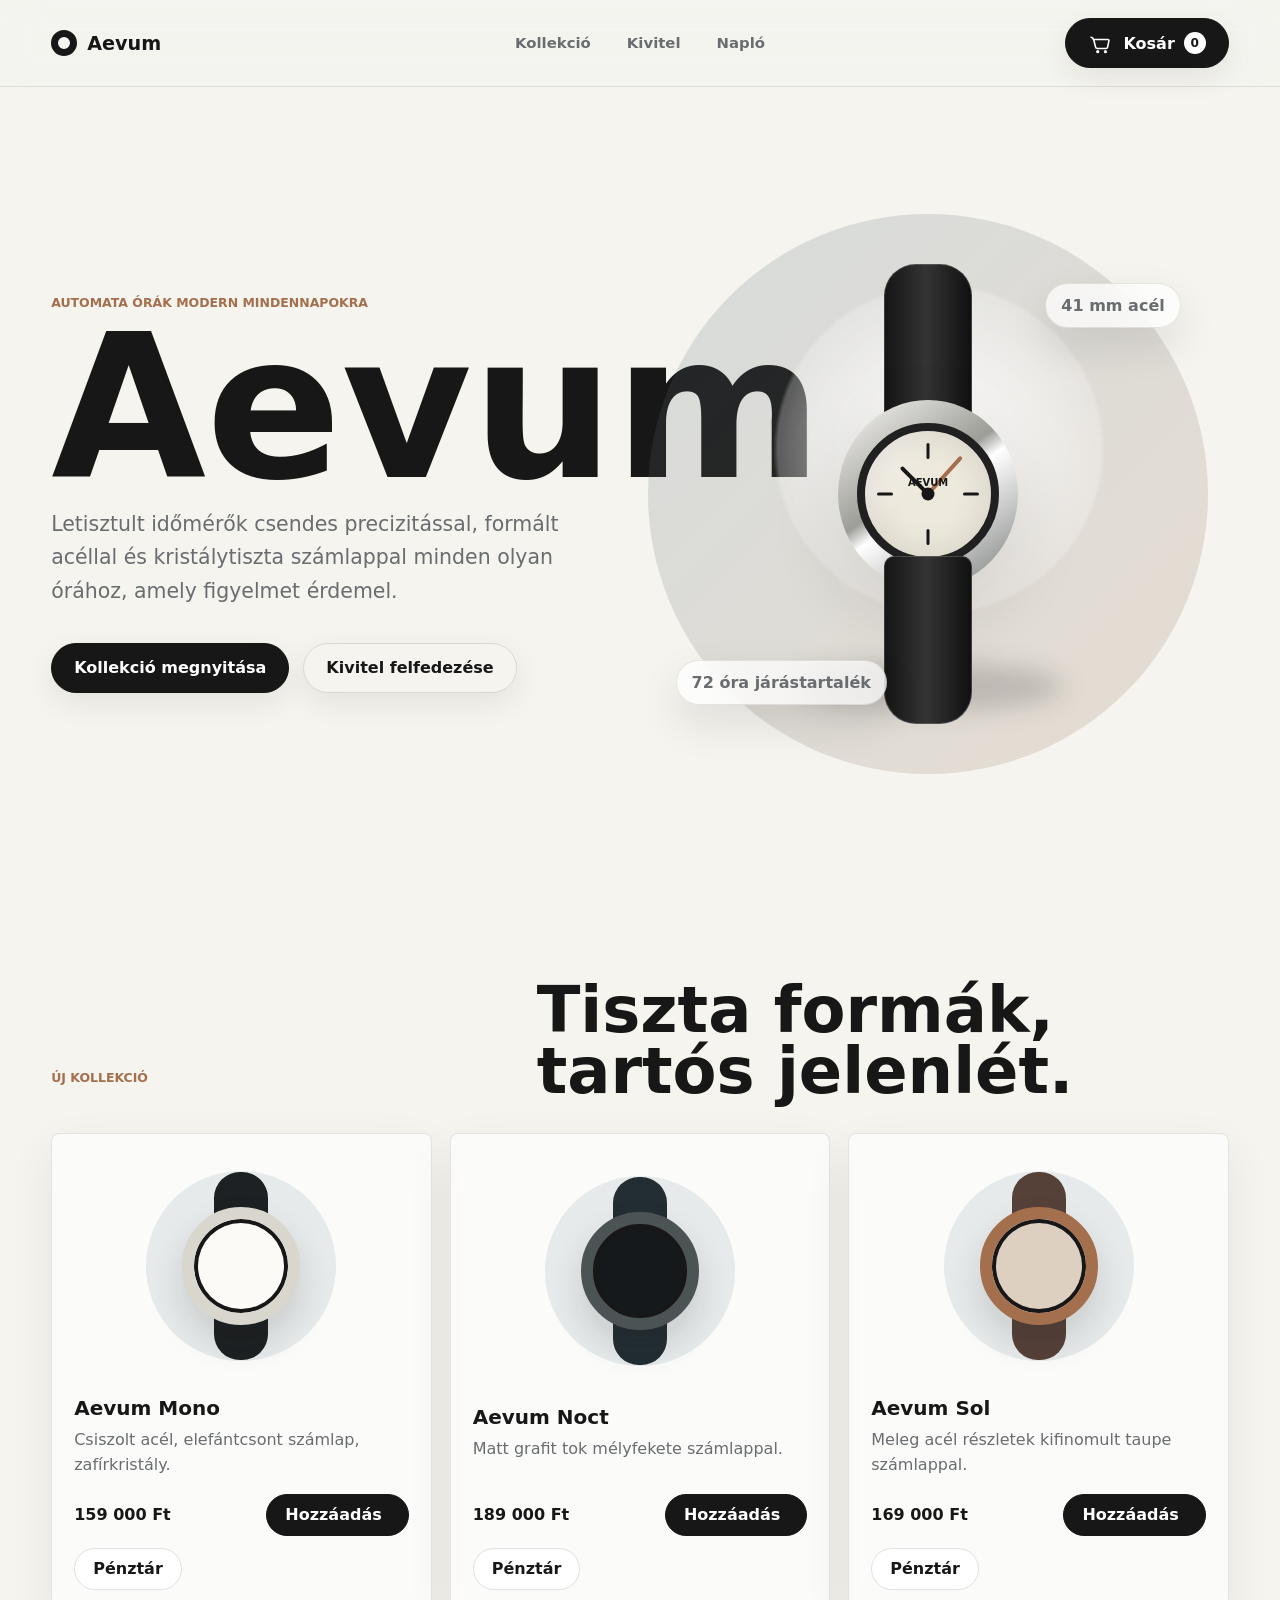
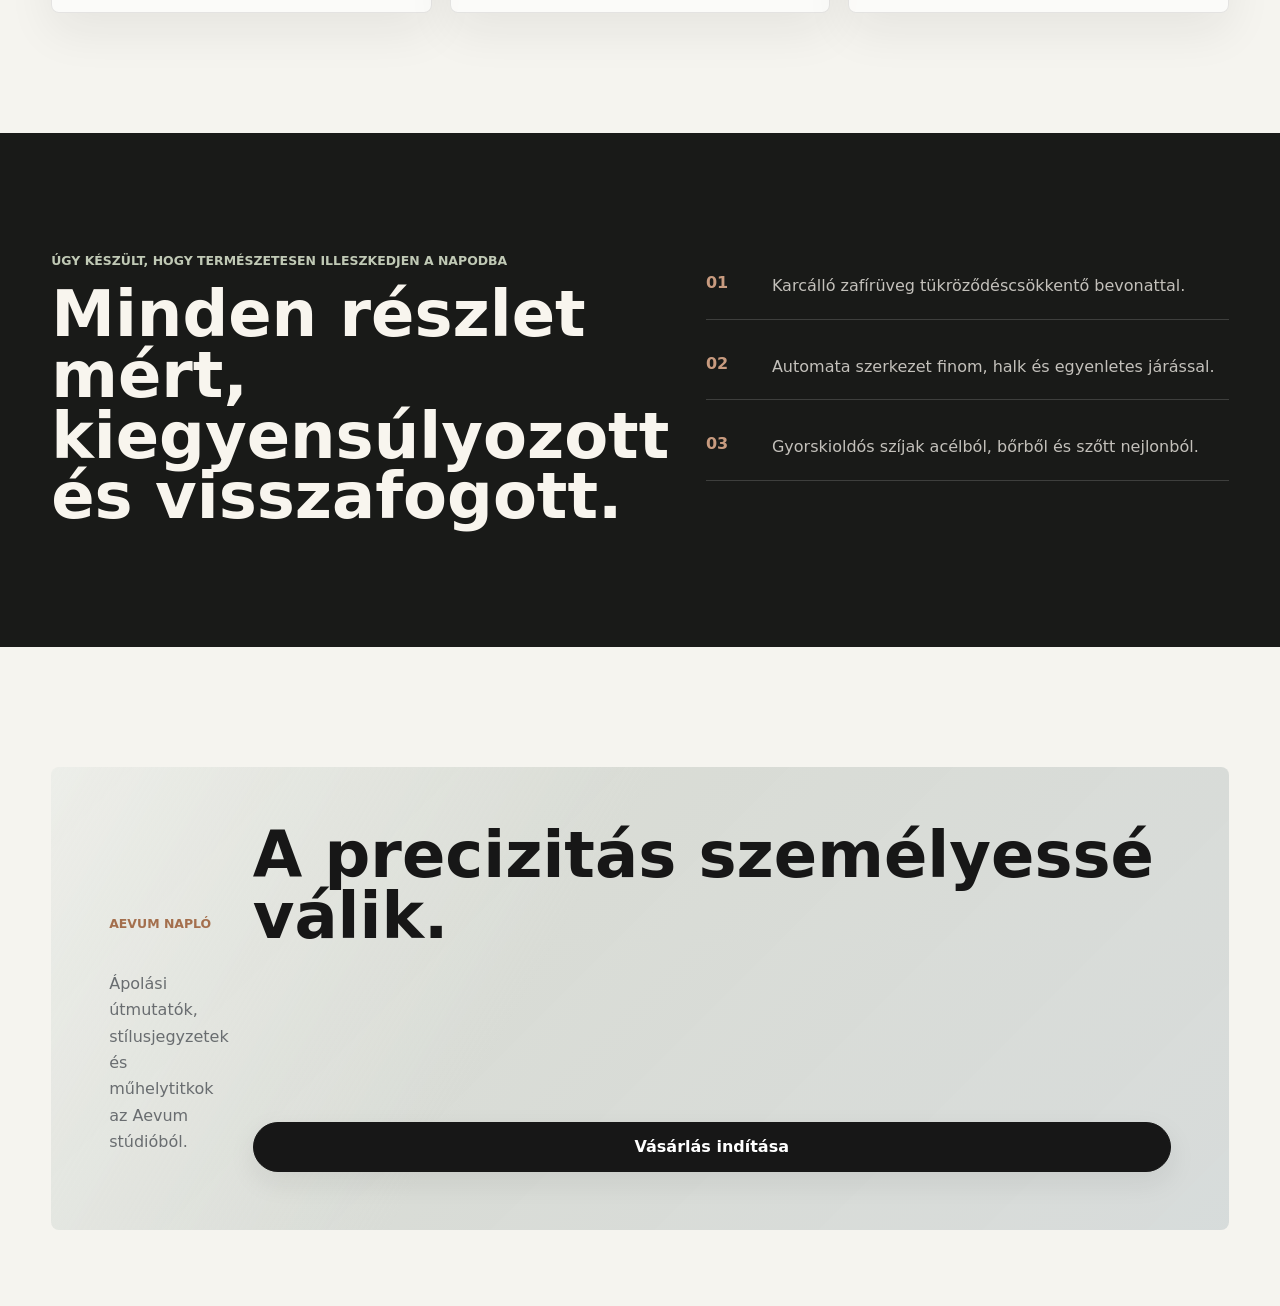
<file: index.html>
<!DOCTYPE html>
<html lang="hu">
<head>
  <meta charset="UTF-8">
  <meta name="viewport" content="width=device-width, initial-scale=1.0">
  <title>Aevum órák</title>
  <link rel="stylesheet" href="styles.css">
</head>
<body>
  <header class="site-header">
    <a class="brand" href="#" aria-label="Aevum főoldal">
      <span class="brand-mark"></span>
      Aevum
    </a>
    <nav class="nav" aria-label="Fő navigáció">
      <a href="#collection">Kollekció</a>
      <a href="#craft">Kivitel</a>
      <a href="#journal">Napló</a>
    </nav>
    <a class="icon-button bubble-button primary cart-link" href="checkout.html" aria-label="Kosár megnyitása">
      <svg class="shopping-cart" xmlns="http://www.w3.org/2000/svg" viewBox="0 0 100 100" width="100" height="100" aria-hidden="true">
        <path d="M 22 32 C 27 32, 29 36, 31 42 L 36 62 A 6 6 0 0 0 42 67 L 68 67 A 6 6 0 0 0 74 62 L 78 42 A 3 3 0 0 0 75 39 L 33 39" fill="none" stroke="#ffffff" stroke-width="5" stroke-linecap="round" stroke-linejoin="round"/>
        <circle cx="43" cy="77" r="5" fill="#ffffff"/>
        <circle cx="67" cy="77" r="5" fill="#ffffff"/>
      </svg>
      Kosár
      <span class="cart-count" data-cart-count>0</span>
    </a>
  </header>

  <main>
    <section class="hero">
      <div class="hero-copy reveal">
        <p class="eyebrow">Automata órák modern mindennapokra</p>
        <h1>Aevum</h1>
        <p class="hero-text">Letisztult időmérők csendes precizitással, formált acéllal és kristálytiszta számlappal minden olyan órához, amely figyelmet érdemel.</p>
        <div class="hero-actions">
          <a class="bubble-button primary" href="#collection">Kollekció megnyitása</a>
          <a class="bubble-button secondary" href="#craft">Kivitel felfedezése</a>
        </div>
      </div>

      <div class="hero-stage reveal" aria-label="Kiemelt Aevum óra">
        <div class="watch-orbit">
          <div class="watch-shadow"></div>
          <div class="watch featured-watch">
            <div class="strap strap-top"></div>
            <div class="case">
              <div class="dial">
                <span class="marker m12"></span>
                <span class="marker m3"></span>
                <span class="marker m6"></span>
                <span class="marker m9"></span>
                <span class="hand hour-hand" data-scroll-hour></span>
                <span class="hand minute-hand" data-scroll-minute></span>
                <span class="pin"></span>
                <span class="dial-brand">AEVUM</span>
              </div>
            </div>
            <div class="strap strap-bottom"></div>
          </div>
        </div>
        <div class="floating-note note-one">41 mm acél</div>
        <div class="floating-note note-two">72 óra járástartalék</div>
      </div>
    </section>

    <section id="collection" class="section collection">
      <div class="section-heading reveal">
        <p class="eyebrow">Új kollekció</p>
        <h2>Tiszta formák, tartós jelenlét.</h2>
      </div>

      <div class="product-grid">
        <article class="product-card reveal">
          <div class="mini-watch silver">
            <span class="mini-strap"></span>
            <span class="mini-case"></span>
          </div>
          <div>
            <h3>Aevum Mono</h3>
            <p>Csiszolt acél, elefántcsont számlap, zafírkristály.</p>
          </div>
          <div class="card-footer product-actions">
            <span>159 000 Ft</span>
            <div class="quantity-control" data-product-control="mono">
              <button class="bubble-button primary small add-to-cart" type="button" data-product="mono">
                <span class="add-label">Hozzáadás</span>
                <span class="item-count" data-item-count="mono">0</span>
              </button>
              <button class="plus-button bubble-button primary" type="button" data-plus-product="mono" aria-label="Még egy Aevum Mono hozzáadása">+</button>
            </div>
            <a class="bubble-button small" href="checkout.html?ora=Aevum%20Mono">Pénztár</a>
          </div>
        </article>

        <article class="product-card reveal">
          <div class="mini-watch graphite">
            <span class="mini-strap"></span>
            <span class="mini-case"></span>
          </div>
          <div>
            <h3>Aevum Noct</h3>
            <p>Matt grafit tok mélyfekete számlappal.</p>
          </div>
          <div class="card-footer product-actions">
            <span>189 000 Ft</span>
            <div class="quantity-control" data-product-control="noct">
              <button class="bubble-button primary small add-to-cart" type="button" data-product="noct">
                <span class="add-label">Hozzáadás</span>
                <span class="item-count" data-item-count="noct">0</span>
              </button>
              <button class="plus-button bubble-button primary" type="button" data-plus-product="noct" aria-label="Még egy Aevum Noct hozzáadása">+</button>
            </div>
            <a class="bubble-button small" href="checkout.html?ora=Aevum%20Noct">Pénztár</a>
          </div>
        </article>

        <article class="product-card reveal">
          <div class="mini-watch copper">
            <span class="mini-strap"></span>
            <span class="mini-case"></span>
          </div>
          <div>
            <h3>Aevum Sol</h3>
            <p>Meleg acél részletek kifinomult taupe számlappal.</p>
          </div>
          <div class="card-footer product-actions">
            <span>169 000 Ft</span>
            <div class="quantity-control" data-product-control="sol">
              <button class="bubble-button primary small add-to-cart" type="button" data-product="sol">
                <span class="add-label">Hozzáadás</span>
                <span class="item-count" data-item-count="sol">0</span>
              </button>
              <button class="plus-button bubble-button primary" type="button" data-plus-product="sol" aria-label="Még egy Aevum Sol hozzáadása">+</button>
            </div>
            <a class="bubble-button small" href="checkout.html?ora=Aevum%20Sol">Pénztár</a>
          </div>
        </article>
      </div>
    </section>

    <section id="craft" class="section craft reveal">
      <div>
        <p class="eyebrow">Úgy készült, hogy természetesen illeszkedjen a napodba</p>
        <h2>Minden részlet mért, kiegyensúlyozott és visszafogott.</h2>
      </div>
      <div class="craft-list">
        <div>
          <span>01</span>
          <p>Karcálló zafírüveg tükröződéscsökkentő bevonattal.</p>
        </div>
        <div>
          <span>02</span>
          <p>Automata szerkezet finom, halk és egyenletes járással.</p>
        </div>
        <div>
          <span>03</span>
          <p>Gyorskioldós szíjak acélból, bőrből és szőtt nejlonból.</p>
        </div>
      </div>
    </section>

    <section id="journal" class="section journal">
      <div class="journal-panel reveal">
        <p class="eyebrow">Aevum napló</p>
        <h2>A precizitás személyessé válik.</h2>
        <p>Ápolási útmutatók, stílusjegyzetek és műhelytitkok az Aevum stúdióból.</p>
        <a class="bubble-button primary" href="checkout.html">Vásárlás indítása</a>
      </div>
    </section>
  </main>

  <script src="app.js"></script>
</body>
</html>
</file>
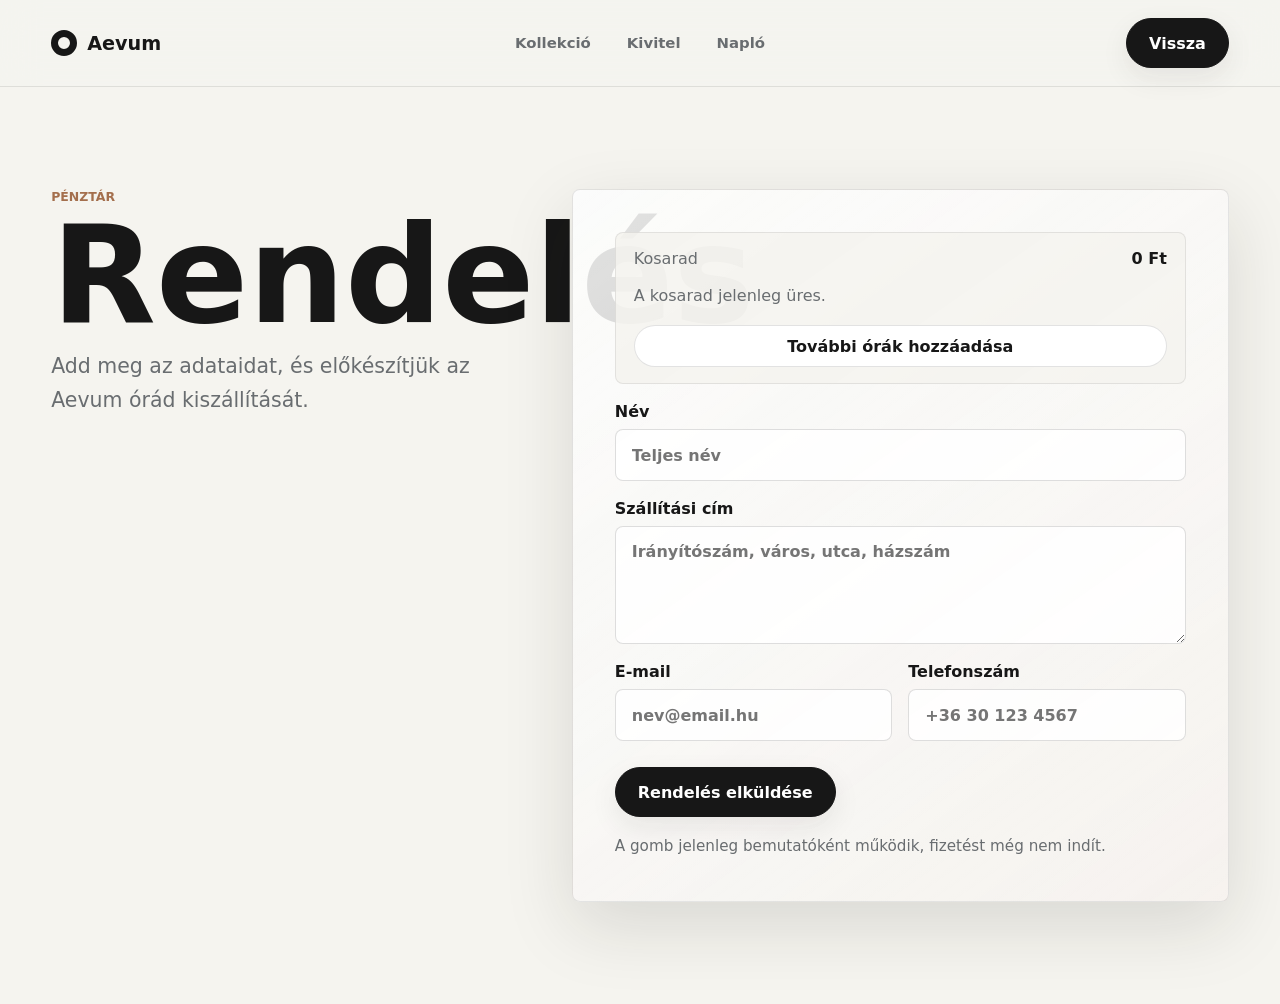
<file: checkout.html>
<!DOCTYPE html>
<html lang="hu">
<head>
  <meta charset="UTF-8">
  <meta name="viewport" content="width=device-width, initial-scale=1.0">
  <title>Aevum pénztár</title>
  <link rel="stylesheet" href="styles.css">
</head>
<body>
  <header class="site-header">
    <a class="brand" href="index.html" aria-label="Vissza az Aevum főoldalra">
      <span class="brand-mark"></span>
      Aevum
    </a>
    <nav class="nav" aria-label="Fő navigáció">
      <a href="index.html#collection">Kollekció</a>
      <a href="index.html#craft">Kivitel</a>
      <a href="index.html#journal">Napló</a>
    </nav>
    <a class="icon-button bubble-button primary" href="index.html#collection">Vissza</a>
  </header>

  <main>
    <section class="checkout-hero">
      <div class="checkout-copy reveal">
        <p class="eyebrow">Pénztár</p>
        <h1>Rendelés</h1>
        <p class="hero-text">Add meg az adataidat, és előkészítjük az Aevum órád kiszállítását.</p>
      </div>

      <form class="checkout-form reveal" id="checkoutForm">
        <div class="cart-summary">
          <div class="cart-summary-head">
            <span>Kosarad</span>
            <strong id="cartTotal">0 Ft</strong>
          </div>
          <div class="cart-items" id="cartItems" aria-live="polite"></div>
          <a class="bubble-button small" href="index.html#collection">További órák hozzáadása</a>
        </div>

        <label>
          Név
          <input type="text" name="name" autocomplete="name" placeholder="Teljes név" required>
        </label>

        <label>
          Szállítási cím
          <textarea name="address" rows="4" autocomplete="shipping street-address" placeholder="Irányítószám, város, utca, házszám" required></textarea>
        </label>

        <div class="form-row">
          <label>
            E-mail
            <input type="email" name="email" autocomplete="email" placeholder="nev@email.hu" required>
          </label>

          <label>
            Telefonszám
            <input type="tel" name="phone" autocomplete="tel" placeholder="+36 30 123 4567" required>
          </label>
        </div>

        <button class="bubble-button primary checkout-submit" type="submit">Rendelés elküldése</button>
        <p class="form-note" id="formNote" aria-live="polite">A gomb jelenleg bemutatóként működik, fizetést még nem indít.</p>
      </form>
    </section>
  </main>

  <script src="app.js"></script>
</body>
</html>
</file>
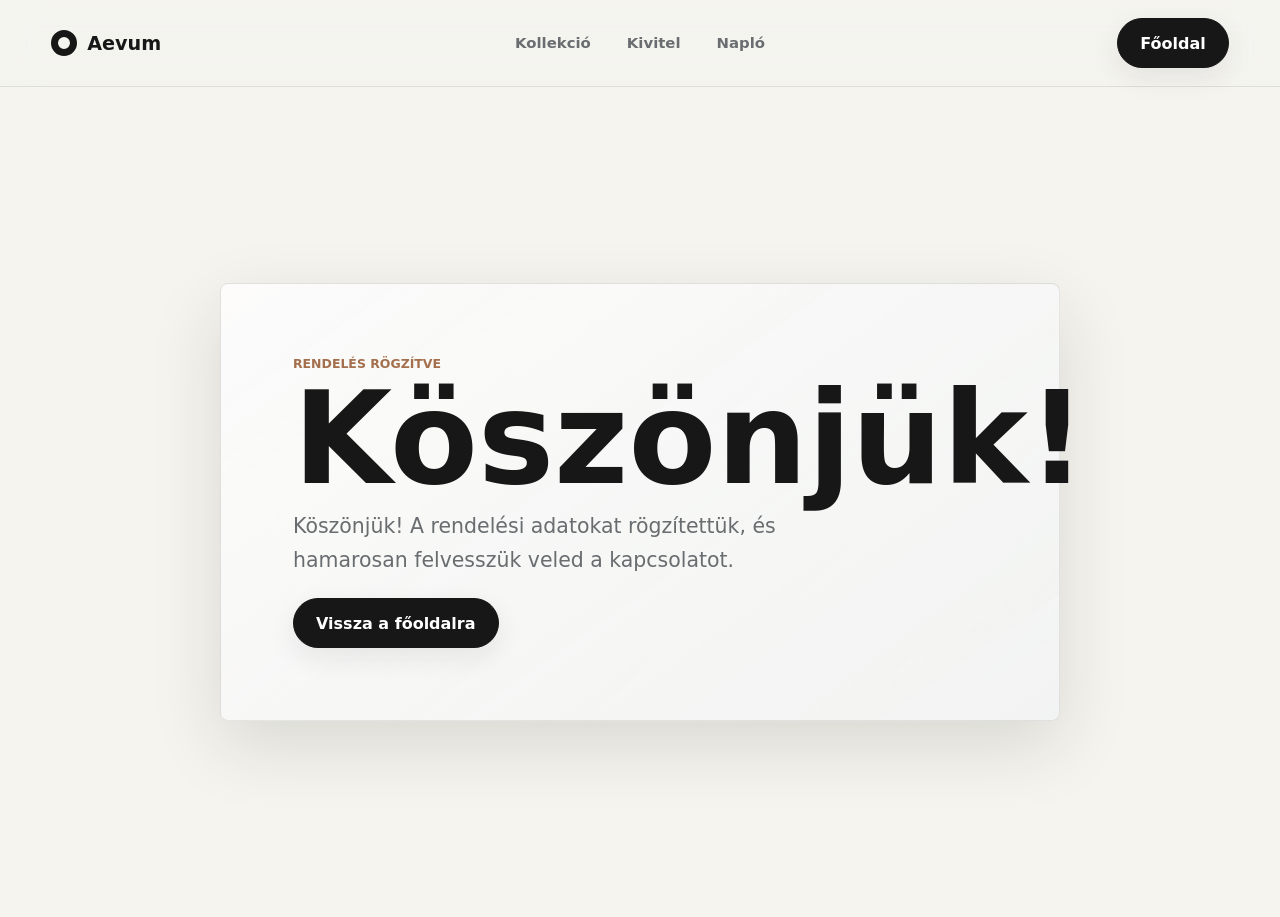
<file: thankyou.html>
<!DOCTYPE html>
<html lang="hu">
<head>
  <meta charset="UTF-8">
  <meta name="viewport" content="width=device-width, initial-scale=1.0">
  <title>Aevum köszönet</title>
  <link rel="stylesheet" href="styles.css">
</head>
<body>
  <header class="site-header">
    <a class="brand" href="index.html" aria-label="Vissza az Aevum főoldalra">
      <span class="brand-mark"></span>
      Aevum
    </a>
    <nav class="nav" aria-label="Fő navigáció">
      <a href="index.html#collection">Kollekció</a>
      <a href="index.html#craft">Kivitel</a>
      <a href="index.html#journal">Napló</a>
    </nav>
    <a class="icon-button bubble-button primary" href="index.html">Főoldal</a>
  </header>

  <main>
    <section class="thanks-page">
      <div class="thanks-panel reveal">
        <p class="eyebrow">Rendelés rögzítve</p>
        <h1>Köszönjük!</h1>
        <p class="hero-text" id="thanksMessage">Köszönjük! A rendelési adatokat rögzítettük, és hamarosan felvesszük veled a kapcsolatot.</p>
        <a class="bubble-button primary" href="index.html">Vissza a főoldalra</a>
      </div>
    </section>
  </main>

  <script src="app.js"></script>
</body>
</html>
</file>
<file: styles.css>
:root {
  --ink: #171717;
  --muted: #696d70;
  --paper: #f5f4ef;
  --panel: #ffffff;
  --line: rgba(23, 23, 23, 0.1);
  --accent: #a46f4d;
  --blue: #516c7d;
  --green: #7b8a70;
  --shadow: 0 24px 70px rgba(31, 29, 24, 0.13);
}

* {
  box-sizing: border-box;
}

html {
  scroll-behavior: smooth;
}

body {
  margin: 0;
  font-family: Inter, ui-sans-serif, system-ui, -apple-system, BlinkMacSystemFont, "Segoe UI", Arial, sans-serif;
  background: var(--paper);
  color: var(--ink);
  min-height: 100vh;
}

a {
  color: inherit;
  text-decoration: none;
}

button {
  font: inherit;
}

.site-header {
  position: sticky;
  top: 0;
  z-index: 20;
  display: grid;
  grid-template-columns: 1fr auto 1fr;
  align-items: center;
  gap: 24px;
  padding: 18px clamp(18px, 4vw, 56px);
  background: rgba(245, 244, 239, 0.82);
  border-bottom: 1px solid var(--line);
  backdrop-filter: blur(18px);
}

.brand {
  display: inline-flex;
  align-items: center;
  gap: 10px;
  width: max-content;
  font-weight: 800;
  font-size: 1.2rem;
}

.brand-mark {
  width: 26px;
  height: 26px;
  border: 7px solid var(--ink);
  border-radius: 50%;
  box-shadow: inset 0 0 0 2px var(--paper);
}

.nav {
  display: flex;
  align-items: center;
  gap: clamp(16px, 4vw, 36px);
  color: var(--muted);
  font-size: 0.93rem;
  font-weight: 600;
}

.nav a {
  position: relative;
}

.nav a::after {
  position: absolute;
  left: 0;
  bottom: -8px;
  width: 100%;
  height: 2px;
  background: var(--ink);
  transform: scaleX(0);
  transform-origin: right;
  transition: transform 220ms ease;
  content: "";
}

.nav a:hover::after {
  transform: scaleX(1);
  transform-origin: left;
}

.icon-button {
  justify-self: end;
  border: 0;
}

.cart-link {
  padding-right: 14px;
}

.shopping-cart {
  width: 32px;
  height: 32px;
  flex: 0 0 32px;
  display: block;
  margin: -3px -2px -3px -4px;
  overflow: visible;
  transform: translateX(0);
  transition: transform 180ms ease;
}

.cart-link.cart-ride .shopping-cart {
  animation: cartDriveRight 620ms cubic-bezier(0.2, 0.9, 0.22, 1) forwards;
}

.cart-count {
  display: inline-grid;
  place-items: center;
  min-width: 22px;
  height: 22px;
  padding: 0 6px;
  border-radius: 999px;
  background: #fff;
  color: var(--ink);
  font-size: 0.76rem;
  line-height: 1;
}

.hero {
  display: grid;
  grid-template-columns: minmax(0, 0.92fr) minmax(340px, 1.08fr);
  min-height: calc(92vh - 70px);
  padding: clamp(42px, 6vw, 82px) clamp(18px, 4vw, 56px) 36px;
  gap: clamp(28px, 5vw, 72px);
  align-items: center;
  overflow: hidden;
}

.hero-copy {
  max-width: 640px;
}

.eyebrow {
  margin: 0 0 16px;
  color: var(--accent);
  text-transform: uppercase;
  letter-spacing: 0;
  font-size: 0.78rem;
  font-weight: 800;
}

h1,
h2,
h3,
p {
  margin-top: 0;
}

h1 {
  margin-bottom: 18px;
  font-size: clamp(4.5rem, 17vw, 12.5rem);
  line-height: 0.82;
  letter-spacing: 0;
}

h2 {
  margin-bottom: 0;
  font-size: clamp(2.1rem, 5vw, 4.8rem);
  line-height: 0.95;
  letter-spacing: 0;
}

h3 {
  margin-bottom: 8px;
  font-size: 1.25rem;
}

.hero-text {
  max-width: 540px;
  color: var(--muted);
  font-size: clamp(1.02rem, 2vw, 1.28rem);
  line-height: 1.65;
}

.hero-actions {
  display: flex;
  flex-wrap: wrap;
  gap: 14px;
  margin-top: 34px;
}

.bubble-button {
  --button-bg: var(--panel);
  --button-color: var(--ink);
  position: relative;
  isolation: isolate;
  display: inline-flex;
  align-items: center;
  justify-content: center;
  gap: 9px;
  min-height: 50px;
  padding: 0 22px;
  border: 1px solid rgba(23, 23, 23, 0.12);
  border-radius: 999px;
  background: var(--button-bg);
  color: var(--button-color);
  cursor: pointer;
  overflow: hidden;
  font-weight: 800;
  box-shadow: 0 10px 28px rgba(23, 23, 23, 0.08);
  transition: transform 180ms ease, box-shadow 180ms ease, border-color 180ms ease;
}

.bubble-button::before,
.bubble-button::after {
  position: absolute;
  z-index: -1;
  width: 38px;
  height: 38px;
  border-radius: 50%;
  background: rgba(255, 255, 255, 0.38);
  transform: translate3d(-80px, 46px, 0) scale(0);
  transition: transform 420ms cubic-bezier(0.2, 0.9, 0.2, 1);
  content: "";
}

.bubble-button::before {
  left: var(--x, 50%);
  top: var(--y, 50%);
}

.bubble-button::after {
  width: 58px;
  height: 58px;
  background: rgba(255, 255, 255, 0.22);
  transform: translate3d(86px, -38px, 0) scale(0);
}

.bubble-button:hover {
  transform: translateY(-3px);
  box-shadow: 0 18px 38px rgba(23, 23, 23, 0.13);
  border-color: rgba(23, 23, 23, 0.2);
}

.bubble-button:hover::before {
  transform: translate3d(-10px, 2px, 0) scale(4.3);
}

.bubble-button:hover::after {
  transform: translate3d(16px, -4px, 0) scale(3.2);
}

.bubble-button.pop {
  animation: buttonPop 360ms ease;
}

.bubble-button.primary {
  --button-bg: var(--ink);
  --button-color: #fff;
  border-color: var(--ink);
}

.bubble-button.primary::before {
  background: rgba(164, 111, 77, 0.55);
}

.bubble-button.primary::after {
  background: rgba(123, 138, 112, 0.42);
}

.bubble-button.secondary {
  background: transparent;
}

.bubble-button.small {
  min-height: 42px;
  padding: 0 18px;
  box-shadow: none;
}

.hero-stage {
  position: relative;
  min-height: min(72vw, 660px);
  display: grid;
  place-items: center;
}

.watch-orbit {
  position: relative;
  width: min(72vw, 560px);
  aspect-ratio: 1;
  display: grid;
  place-items: center;
  border-radius: 50%;
  background:
    radial-gradient(circle at 52% 42%, rgba(255, 255, 255, 0.95), rgba(255, 255, 255, 0.25) 37%, transparent 38%),
    linear-gradient(135deg, rgba(81, 108, 125, 0.18), rgba(164, 111, 77, 0.18));
  animation: breathe 7s ease-in-out infinite;
}

.watch-shadow {
  position: absolute;
  bottom: 11%;
  width: 48%;
  height: 9%;
  background: rgba(23, 23, 23, 0.18);
  border-radius: 50%;
  filter: blur(12px);
  animation: shadowPulse 5s ease-in-out infinite;
}

.watch {
  position: relative;
  width: 180px;
  height: 460px;
  animation: floatWatch 5s ease-in-out infinite;
}

.strap {
  position: absolute;
  left: 50%;
  width: 88px;
  height: 168px;
  transform: translateX(-50%);
  background: linear-gradient(90deg, #151515, #343434 48%, #101010);
  border: 1px solid rgba(255, 255, 255, 0.18);
}

.strap-top {
  top: 0;
  border-radius: 32px 32px 10px 10px;
}

.strap-bottom {
  bottom: 0;
  border-radius: 10px 10px 32px 32px;
}

.case {
  position: absolute;
  inset: 136px 0;
  display: grid;
  place-items: center;
  border-radius: 50%;
  background: linear-gradient(145deg, #fbfaf6, #9d9d98 44%, #ffffff 52%, #777a78);
  box-shadow: var(--shadow);
}

.dial {
  position: relative;
  width: 142px;
  height: 142px;
  border-radius: 50%;
  background:
    linear-gradient(120deg, rgba(255, 255, 255, 0.7), transparent 38%),
    #eee9dd;
  border: 8px solid #202020;
  box-shadow: inset 0 0 34px rgba(23, 23, 23, 0.12);
}

.dial-brand {
  position: absolute;
  top: 46px;
  left: 0;
  width: 100%;
  text-align: center;
  font-size: 0.62rem;
  font-weight: 800;
}

.marker,
.hand,
.pin {
  position: absolute;
  display: block;
  background: var(--ink);
}

.marker {
  border-radius: 999px;
}

.m12,
.m6 {
  left: 50%;
  width: 3px;
  height: 16px;
  transform: translateX(-50%);
}

.m12 {
  top: 12px;
}

.m6 {
  bottom: 12px;
}

.m3,
.m9 {
  top: 50%;
  width: 16px;
  height: 3px;
  transform: translateY(-50%);
}

.m3 {
  right: 12px;
}

.m9 {
  left: 12px;
}

.hand {
  left: 50%;
  bottom: 50%;
  width: 4px;
  border-radius: 999px;
  transform-origin: bottom;
}

.hour-hand {
  height: 38px;
  transform: translateX(-50%) rotate(315deg);
}

.minute-hand {
  height: 50px;
  background: var(--accent);
  transform: translateX(-50%) rotate(42deg);
}

.pin {
  left: 50%;
  top: 50%;
  width: 13px;
  height: 13px;
  border-radius: 50%;
  transform: translate(-50%, -50%);
}

.floating-note {
  position: absolute;
  padding: 12px 15px;
  border: 1px solid rgba(23, 23, 23, 0.1);
  border-radius: 999px;
  background: rgba(255, 255, 255, 0.72);
  backdrop-filter: blur(14px);
  color: var(--muted);
  font-weight: 800;
  box-shadow: 0 18px 42px rgba(23, 23, 23, 0.1);
}

.note-one {
  top: 18%;
  right: 8%;
  animation: floatLabel 6s ease-in-out infinite;
}

.note-two {
  left: 8%;
  bottom: 18%;
  animation: floatLabel 6s 1.1s ease-in-out infinite;
}

.section {
  padding: clamp(70px, 10vw, 120px) clamp(18px, 4vw, 56px);
}

.section-heading {
  display: grid;
  grid-template-columns: minmax(0, 0.8fr) minmax(260px, 1.2fr);
  gap: 24px;
  align-items: end;
  margin-bottom: 32px;
}

.product-grid {
  display: grid;
  grid-template-columns: repeat(3, minmax(0, 1fr));
  gap: 18px;
}

.product-card {
  position: relative;
  display: grid;
  min-height: 430px;
  padding: 22px;
  border: 1px solid var(--line);
  border-radius: 8px;
  background: rgba(255, 255, 255, 0.62);
  overflow: hidden;
  box-shadow: 0 18px 48px rgba(23, 23, 23, 0.07);
  transition: transform 220ms ease, background 220ms ease;
}

.product-card:hover {
  transform: translateY(-8px);
  background: rgba(255, 255, 255, 0.86);
}

.product-card p {
  color: var(--muted);
  line-height: 1.55;
}

.mini-watch {
  position: relative;
  display: grid;
  place-items: center;
  min-height: 220px;
  margin-bottom: 20px;
}

.mini-watch::before {
  position: absolute;
  width: 190px;
  height: 190px;
  border-radius: 50%;
  background: rgba(81, 108, 125, 0.12);
  content: "";
}

.mini-strap {
  width: 54px;
  height: 188px;
  border-radius: 26px;
  background: #171717;
}

.mini-case {
  position: absolute;
  width: 118px;
  height: 118px;
  border-radius: 50%;
  border: 12px solid #d9d6ce;
  background: #fbfaf6;
  box-shadow: 0 18px 34px rgba(23, 23, 23, 0.14), inset 0 0 0 4px #171717;
}

.graphite .mini-strap {
  background: #1d2529;
}

.graphite .mini-case {
  border-color: #4b5354;
  background: #15191b;
}

.copper .mini-strap {
  background: #563b30;
}

.copper .mini-case {
  border-color: #a46f4d;
  background: #ded0c1;
}

.card-footer {
  display: flex;
  align-items: center;
  justify-content: space-between;
  align-self: end;
  gap: 12px;
  font-weight: 800;
}

.product-actions {
  flex-wrap: wrap;
}

.product-actions > span {
  margin-right: auto;
}

.quantity-control {
  display: inline-flex;
  align-items: center;
  gap: 8px;
}

.add-to-cart {
  min-width: 142px;
  justify-content: space-between;
}

.add-to-cart .add-label {
  margin-right: 8px;
}

.item-count {
  display: none;
  place-items: center;
  min-width: 24px;
  height: 24px;
  padding: 0 7px;
  border-radius: 999px;
  background: rgba(255, 255, 255, 0.96);
  color: var(--ink);
  font-size: 0.78rem;
  line-height: 1;
}

.quantity-control.added .item-count {
  display: inline-grid;
}

.plus-button {
  display: none;
  width: 42px;
  min-width: 42px;
  min-height: 42px;
  padding: 0;
  font-size: 1.18rem;
  line-height: 1;
}

.quantity-control.added .plus-button {
  display: inline-flex;
}

.craft {
  display: grid;
  grid-template-columns: minmax(0, 1.05fr) minmax(300px, 0.95fr);
  gap: clamp(28px, 6vw, 82px);
  align-items: start;
  background: #191a18;
  color: #f8f5ee;
}

.craft .eyebrow {
  color: #c0c9b5;
}

.craft-list {
  display: grid;
  gap: 14px;
}

.craft-list div {
  display: grid;
  grid-template-columns: 48px 1fr;
  gap: 18px;
  padding: 20px 0;
  border-bottom: 1px solid rgba(255, 255, 255, 0.16);
}

.craft-list span {
  color: #c89b7f;
  font-weight: 800;
}

.craft-list p {
  margin: 0;
  color: rgba(248, 245, 238, 0.76);
  line-height: 1.6;
}

.journal {
  padding-bottom: clamp(42px, 6vw, 82px);
}

.journal-panel {
  display: grid;
  grid-template-columns: 1fr auto;
  gap: 24px;
  align-items: end;
  padding: clamp(28px, 5vw, 58px);
  border-radius: 8px;
  background:
    linear-gradient(120deg, rgba(255, 255, 255, 0.5), transparent 42%),
    linear-gradient(135deg, rgba(123, 138, 112, 0.22), rgba(81, 108, 125, 0.18));
}

.journal-panel p:not(.eyebrow) {
  max-width: 590px;
  color: var(--muted);
  line-height: 1.65;
}

.checkout-hero {
  display: grid;
  grid-template-columns: minmax(0, 0.82fr) minmax(340px, 1.18fr);
  gap: clamp(28px, 5vw, 72px);
  align-items: start;
  min-height: calc(100vh - 70px);
  padding: clamp(54px, 8vw, 110px) clamp(18px, 4vw, 56px);
}

.checkout-copy {
  position: sticky;
  top: 118px;
}

.checkout-copy h1 {
  font-size: clamp(3.6rem, 12vw, 8.5rem);
}

.checkout-form {
  display: grid;
  gap: 18px;
  padding: clamp(22px, 4vw, 42px);
  border: 1px solid var(--line);
  border-radius: 8px;
  background:
    linear-gradient(145deg, rgba(255, 255, 255, 0.88), rgba(255, 255, 255, 0.58)),
    linear-gradient(135deg, rgba(123, 138, 112, 0.14), rgba(164, 111, 77, 0.14));
  box-shadow: var(--shadow);
}

.selected-watch,
.cart-summary {
  display: flex;
  flex-direction: column;
  gap: 16px;
  padding: 16px 18px;
  border: 1px solid rgba(23, 23, 23, 0.09);
  border-radius: 8px;
  background: rgba(245, 244, 239, 0.86);
}

.selected-watch span,
.cart-summary-head span,
.cart-item span,
.empty-cart,
.form-note {
  color: var(--muted);
}

.cart-summary-head,
.cart-item {
  display: flex;
  align-items: center;
  justify-content: space-between;
  gap: 16px;
  width: 100%;
}

.cart-items {
  display: grid;
  gap: 10px;
  width: 100%;
}

.cart-item {
  padding: 12px 0;
  border-top: 1px solid rgba(23, 23, 23, 0.08);
}

.cart-item div {
  display: grid;
  gap: 4px;
}

.empty-cart {
  margin: 0;
  line-height: 1.55;
}

.checkout-form label {
  display: grid;
  gap: 8px;
  color: var(--ink);
  font-weight: 800;
}

.checkout-form input,
.checkout-form textarea {
  width: 100%;
  border: 1px solid rgba(23, 23, 23, 0.14);
  border-radius: 8px;
  background: rgba(255, 255, 255, 0.82);
  color: var(--ink);
  font: inherit;
  font-weight: 600;
  outline: none;
  transition: border-color 180ms ease, box-shadow 180ms ease, background 180ms ease;
}

.checkout-form input {
  min-height: 52px;
  padding: 0 16px;
}

.checkout-form textarea {
  resize: vertical;
  min-height: 118px;
  padding: 15px 16px;
}

.checkout-form input:focus,
.checkout-form textarea:focus {
  border-color: rgba(164, 111, 77, 0.72);
  background: #fff;
  box-shadow: 0 0 0 4px rgba(164, 111, 77, 0.13);
}

.form-row {
  display: grid;
  grid-template-columns: repeat(2, minmax(0, 1fr));
  gap: 16px;
}

.checkout-submit {
  width: max-content;
  margin-top: 8px;
}

.form-note {
  margin: 0;
  line-height: 1.55;
  font-size: 0.95rem;
}

.checkout-form.submitted .form-note {
  color: #4f6346;
  font-weight: 800;
}

.thanks-page {
  display: grid;
  place-items: center;
  min-height: calc(100vh - 70px);
  padding: clamp(54px, 8vw, 110px) clamp(18px, 4vw, 56px);
}

.thanks-panel {
  max-width: 840px;
  padding: clamp(28px, 6vw, 72px);
  border: 1px solid var(--line);
  border-radius: 8px;
  background:
    linear-gradient(145deg, rgba(255, 255, 255, 0.9), rgba(255, 255, 255, 0.6)),
    linear-gradient(135deg, rgba(123, 138, 112, 0.2), rgba(81, 108, 125, 0.14));
  box-shadow: var(--shadow);
}

.thanks-panel h1 {
  font-size: clamp(3.2rem, 10vw, 8rem);
}

.reveal {
  opacity: 0;
  transform: translateY(24px);
  transition: opacity 700ms ease, transform 700ms ease;
}

.reveal.visible {
  opacity: 1;
  transform: translateY(0);
}

@keyframes floatWatch {
  0%,
  100% {
    transform: translateY(0) rotate(-5deg);
  }
  50% {
    transform: translateY(-18px) rotate(3deg);
  }
}

@keyframes breathe {
  0%,
  100% {
    transform: scale(1);
  }
  50% {
    transform: scale(1.025);
  }
}

@keyframes shadowPulse {
  0%,
  100% {
    transform: scale(1);
    opacity: 0.78;
  }
  50% {
    transform: scale(0.86);
    opacity: 0.52;
  }
}

@keyframes floatLabel {
  0%,
  100% {
    transform: translateY(0);
  }
  50% {
    transform: translateY(-12px);
  }
}

@keyframes buttonPop {
  0% {
    transform: scale(1);
  }
  42% {
    transform: scale(0.96);
  }
  100% {
    transform: scale(1);
  }
}

@keyframes cartDriveRight {
  0% {
    opacity: 1;
    transform: translateX(0) scale(1) rotate(0deg);
  }
  35% {
    opacity: 0.92;
    transform: translateX(13px) scale(0.88) rotate(4deg);
  }
  68% {
    opacity: 0.48;
    transform: translateX(25px) scale(0.58) rotate(-2deg);
  }
  100% {
    opacity: 0;
    transform: translateX(36px) scale(0.32) rotate(0deg);
  }
}

@media (max-width: 880px) {
  .site-header {
    grid-template-columns: 1fr auto;
  }

  .nav {
    display: none;
  }

  .hero,
  .section-heading,
  .craft,
  .journal-panel,
  .checkout-hero {
    grid-template-columns: 1fr;
  }

  .hero {
    min-height: auto;
    padding-top: 48px;
  }

  .hero-stage {
    min-height: 520px;
  }

  .product-grid {
    grid-template-columns: 1fr;
  }

  .product-card {
    min-height: 380px;
  }

  .journal-panel {
    align-items: start;
  }

  .checkout-copy {
    position: static;
  }

  .form-row {
    grid-template-columns: 1fr;
  }
}

@media (max-width: 520px) {
  .site-header {
    padding-inline: 14px;
  }

  .hero,
  .section {
    padding-inline: 14px;
  }

  .hero-actions {
    display: grid;
  }

  .bubble-button {
    width: 100%;
  }

  .selected-watch,
  .cart-summary-head,
  .cart-item {
    display: grid;
  }

  .product-actions .bubble-button {
    width: 100%;
  }

  .quantity-control {
    width: 100%;
  }

  .add-to-cart {
    width: calc(100% - 50px);
  }

  .plus-button {
    width: 42px;
  }

  .checkout-submit {
    width: 100%;
  }

  .icon-button {
    width: auto;
  }

  .watch-orbit {
    width: 100%;
  }

  .watch {
    transform-origin: center;
    scale: 0.86;
  }

  .floating-note {
    font-size: 0.82rem;
  }
}

@media (prefers-reduced-motion: reduce) {
  *,
  *::before,
  *::after {
    scroll-behavior: auto !important;
    animation-duration: 0.001ms !important;
    animation-iteration-count: 1 !important;
    transition-duration: 0.001ms !important;
  }
}
</file>
